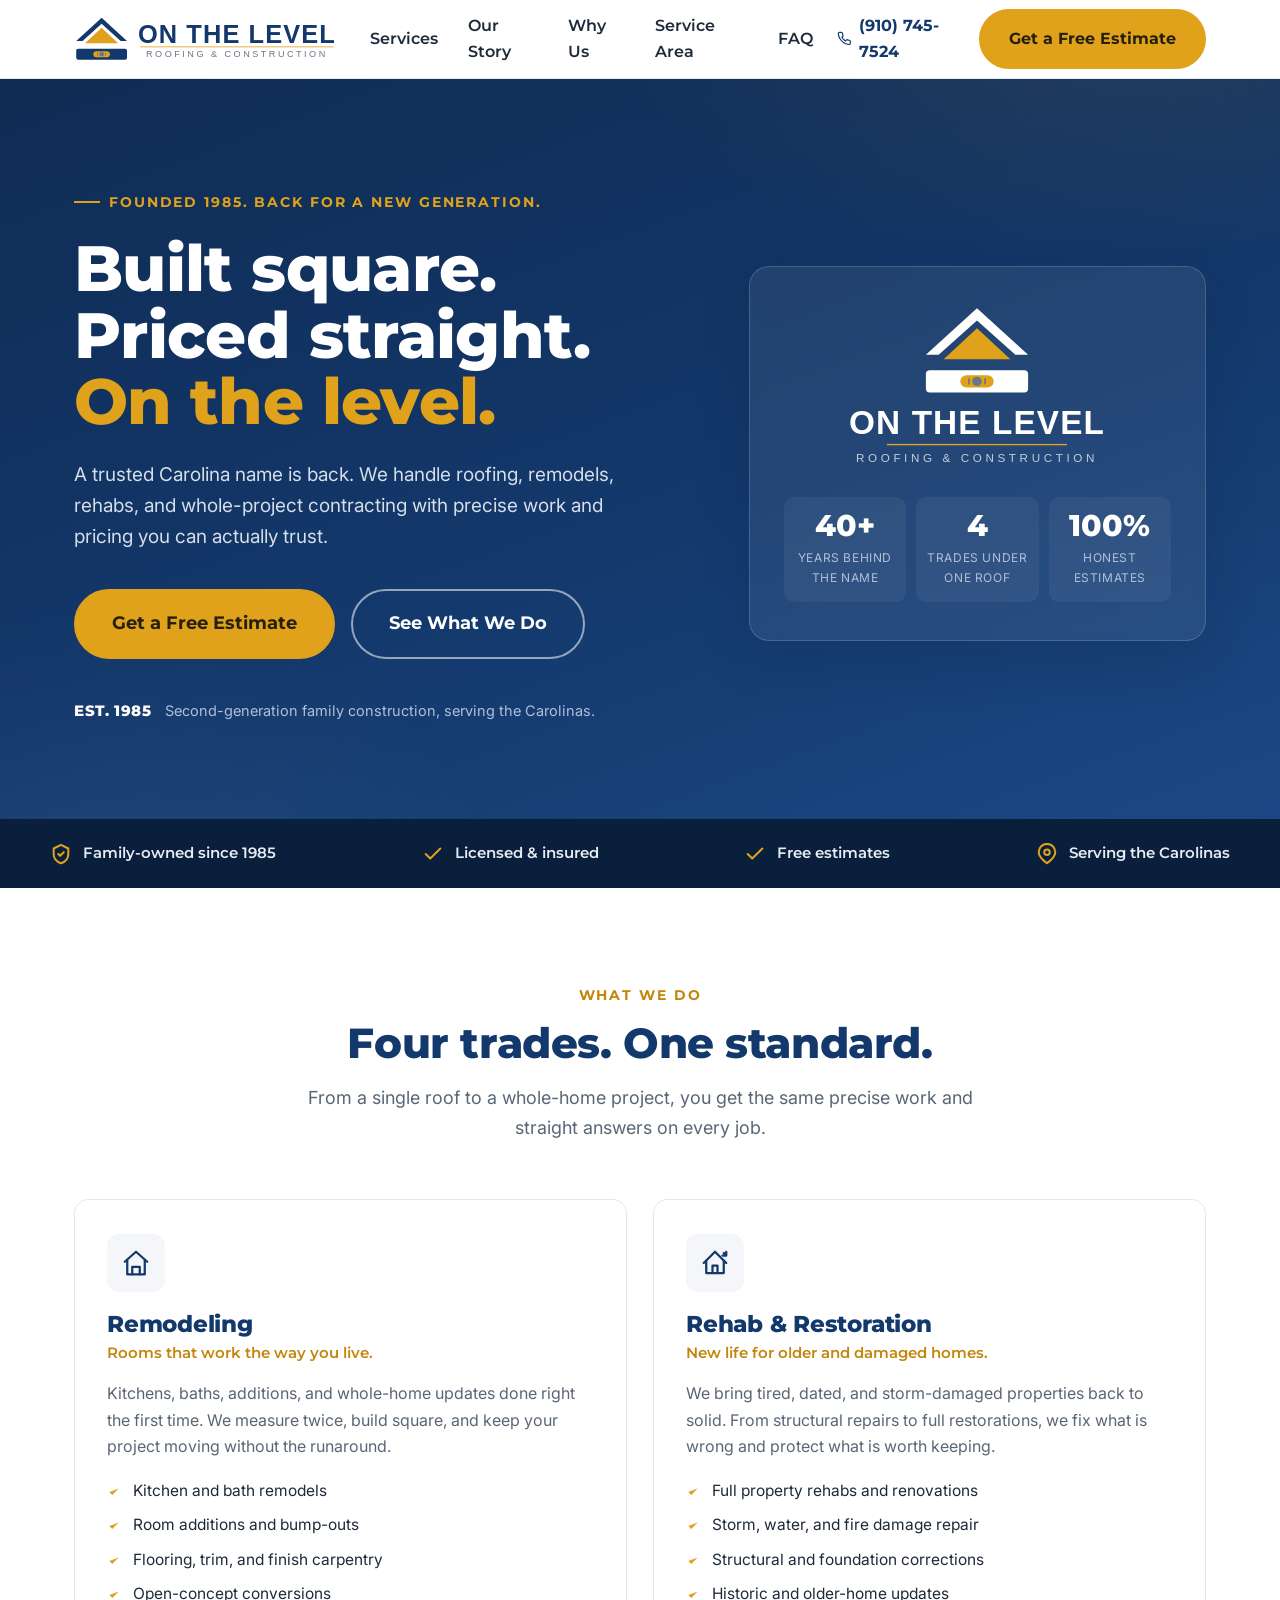
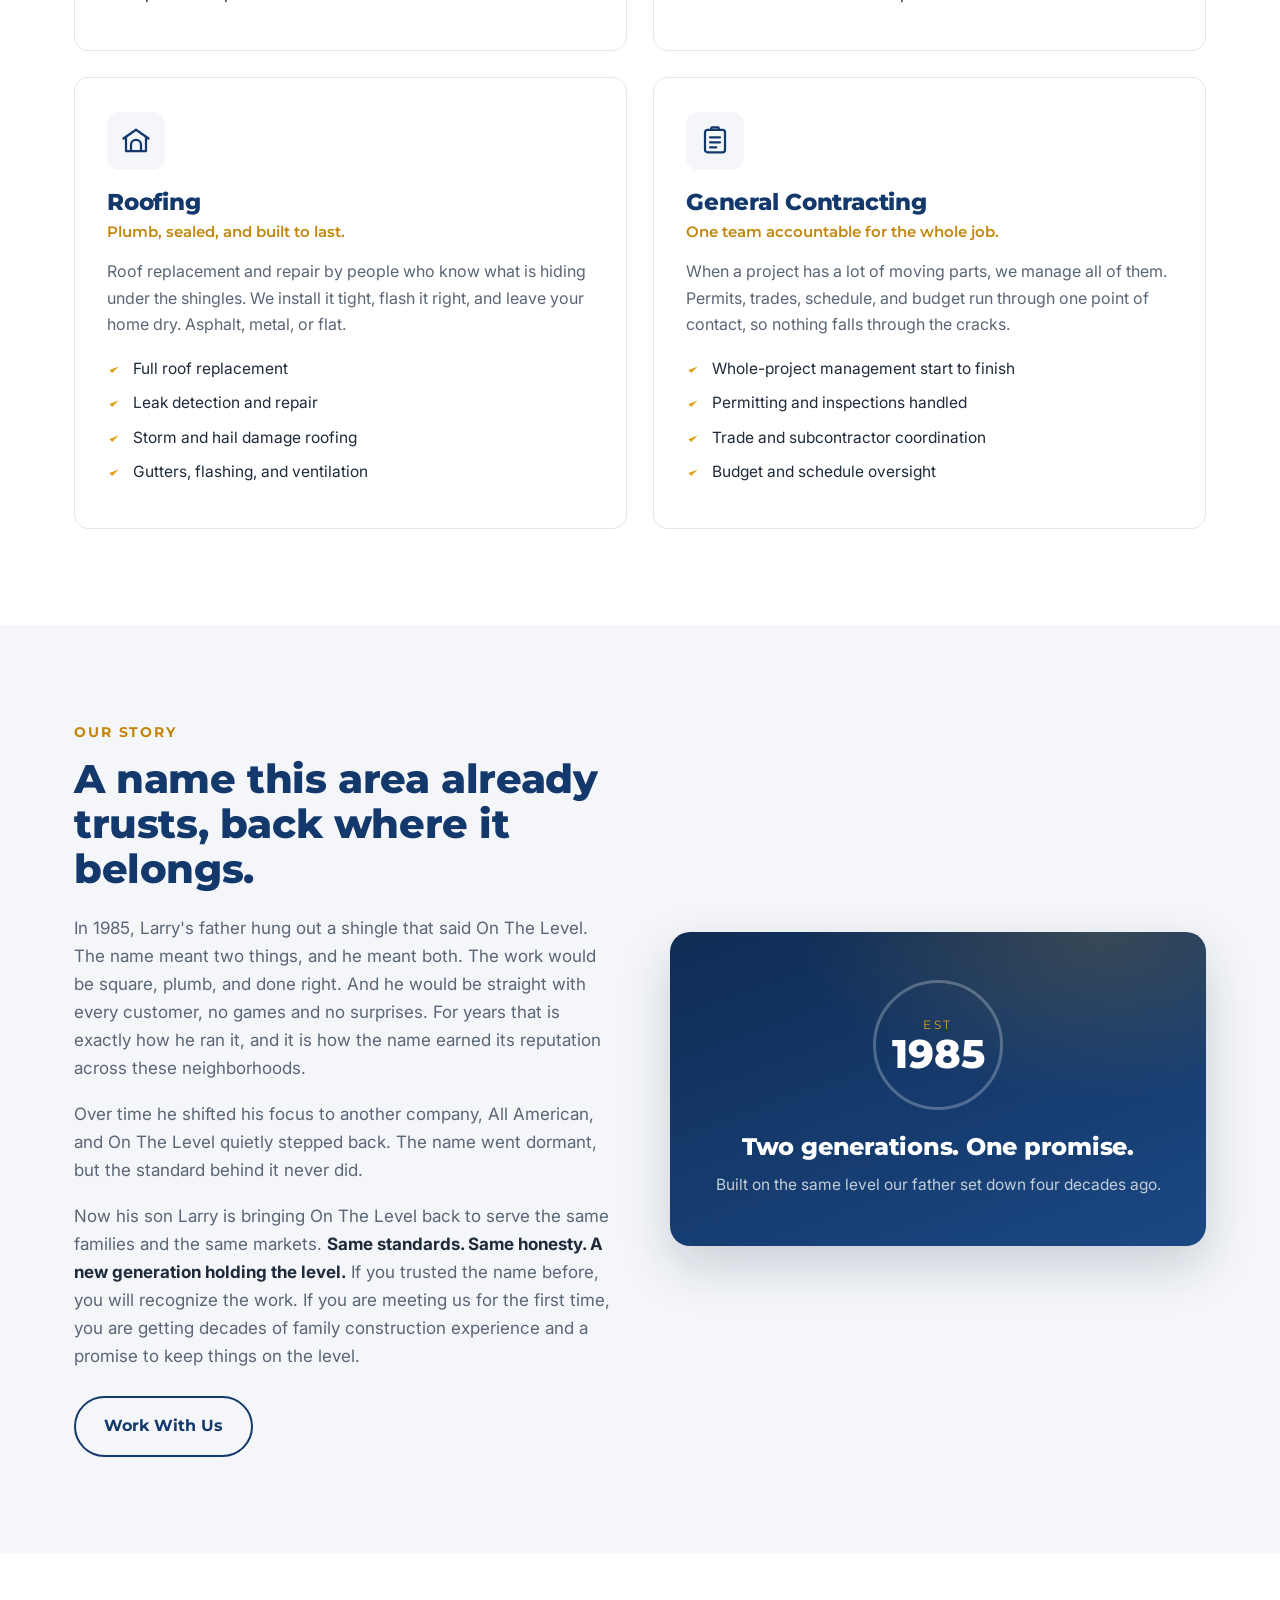
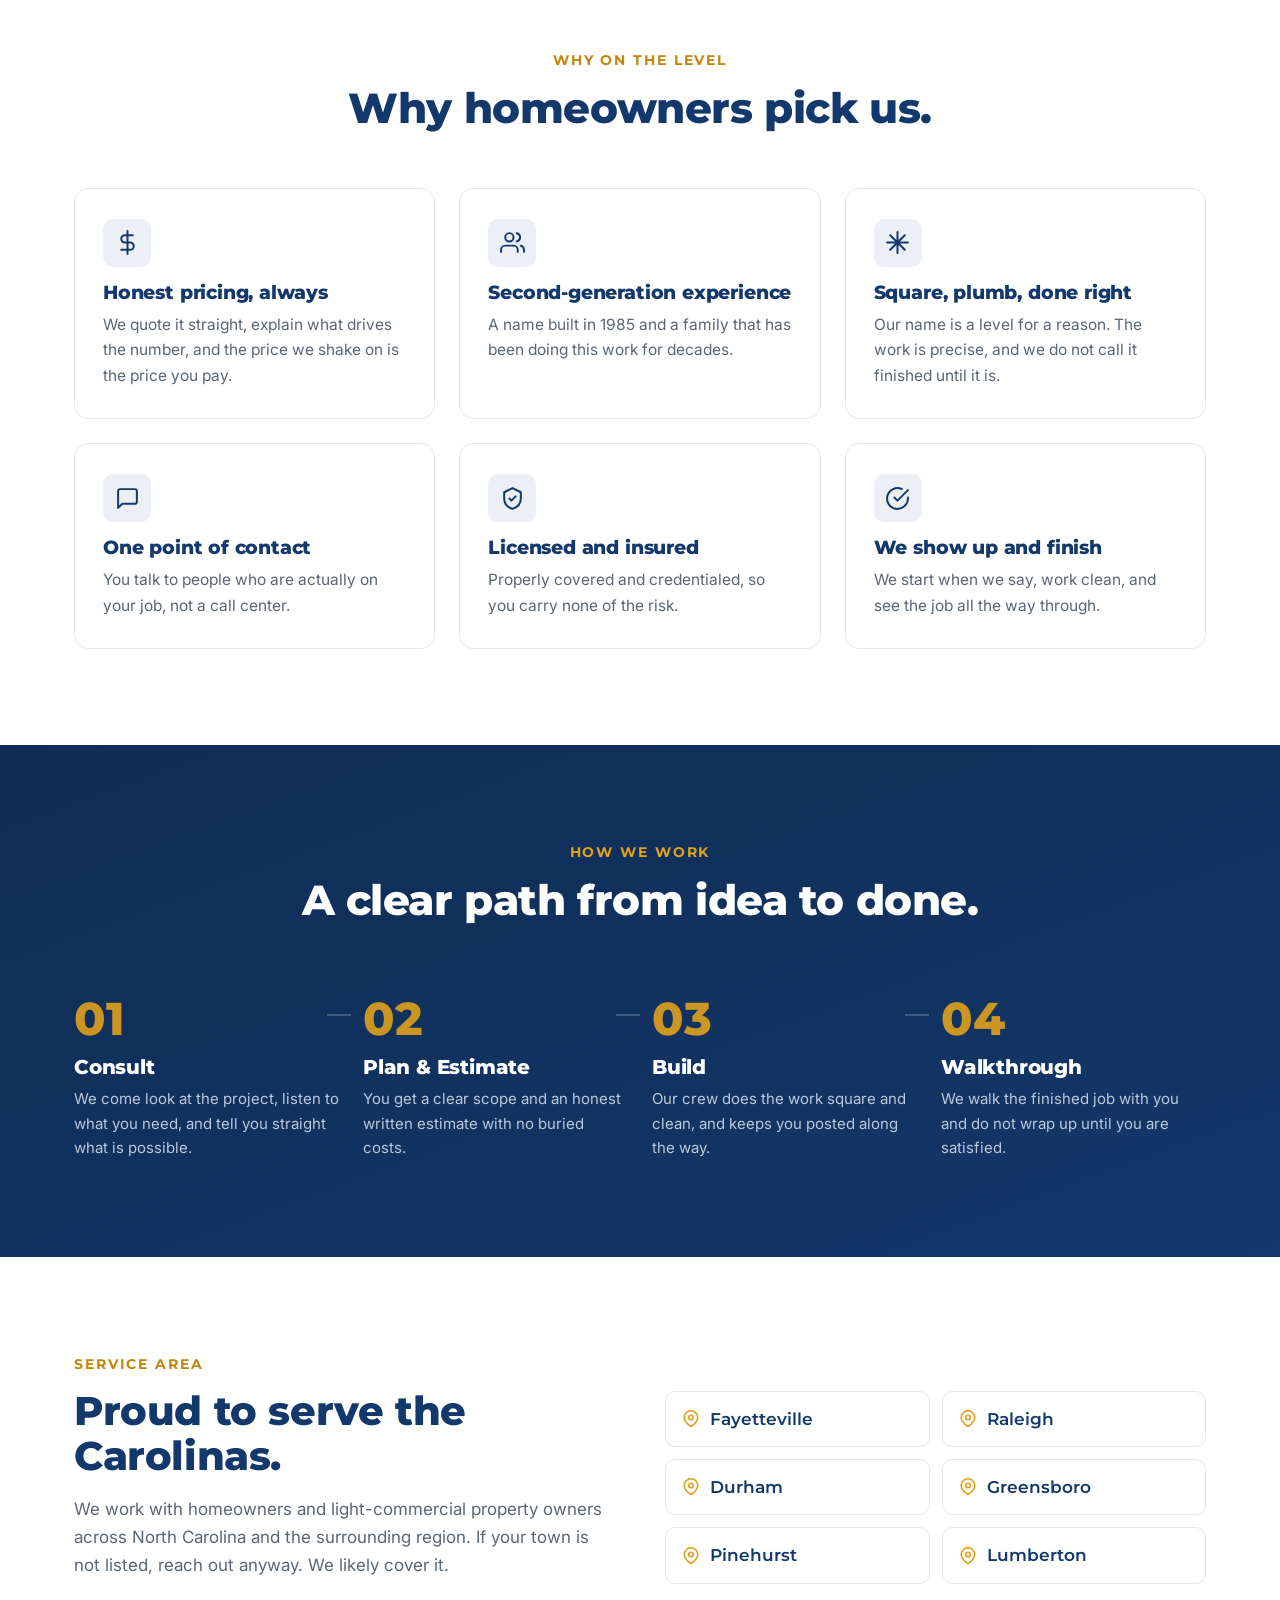
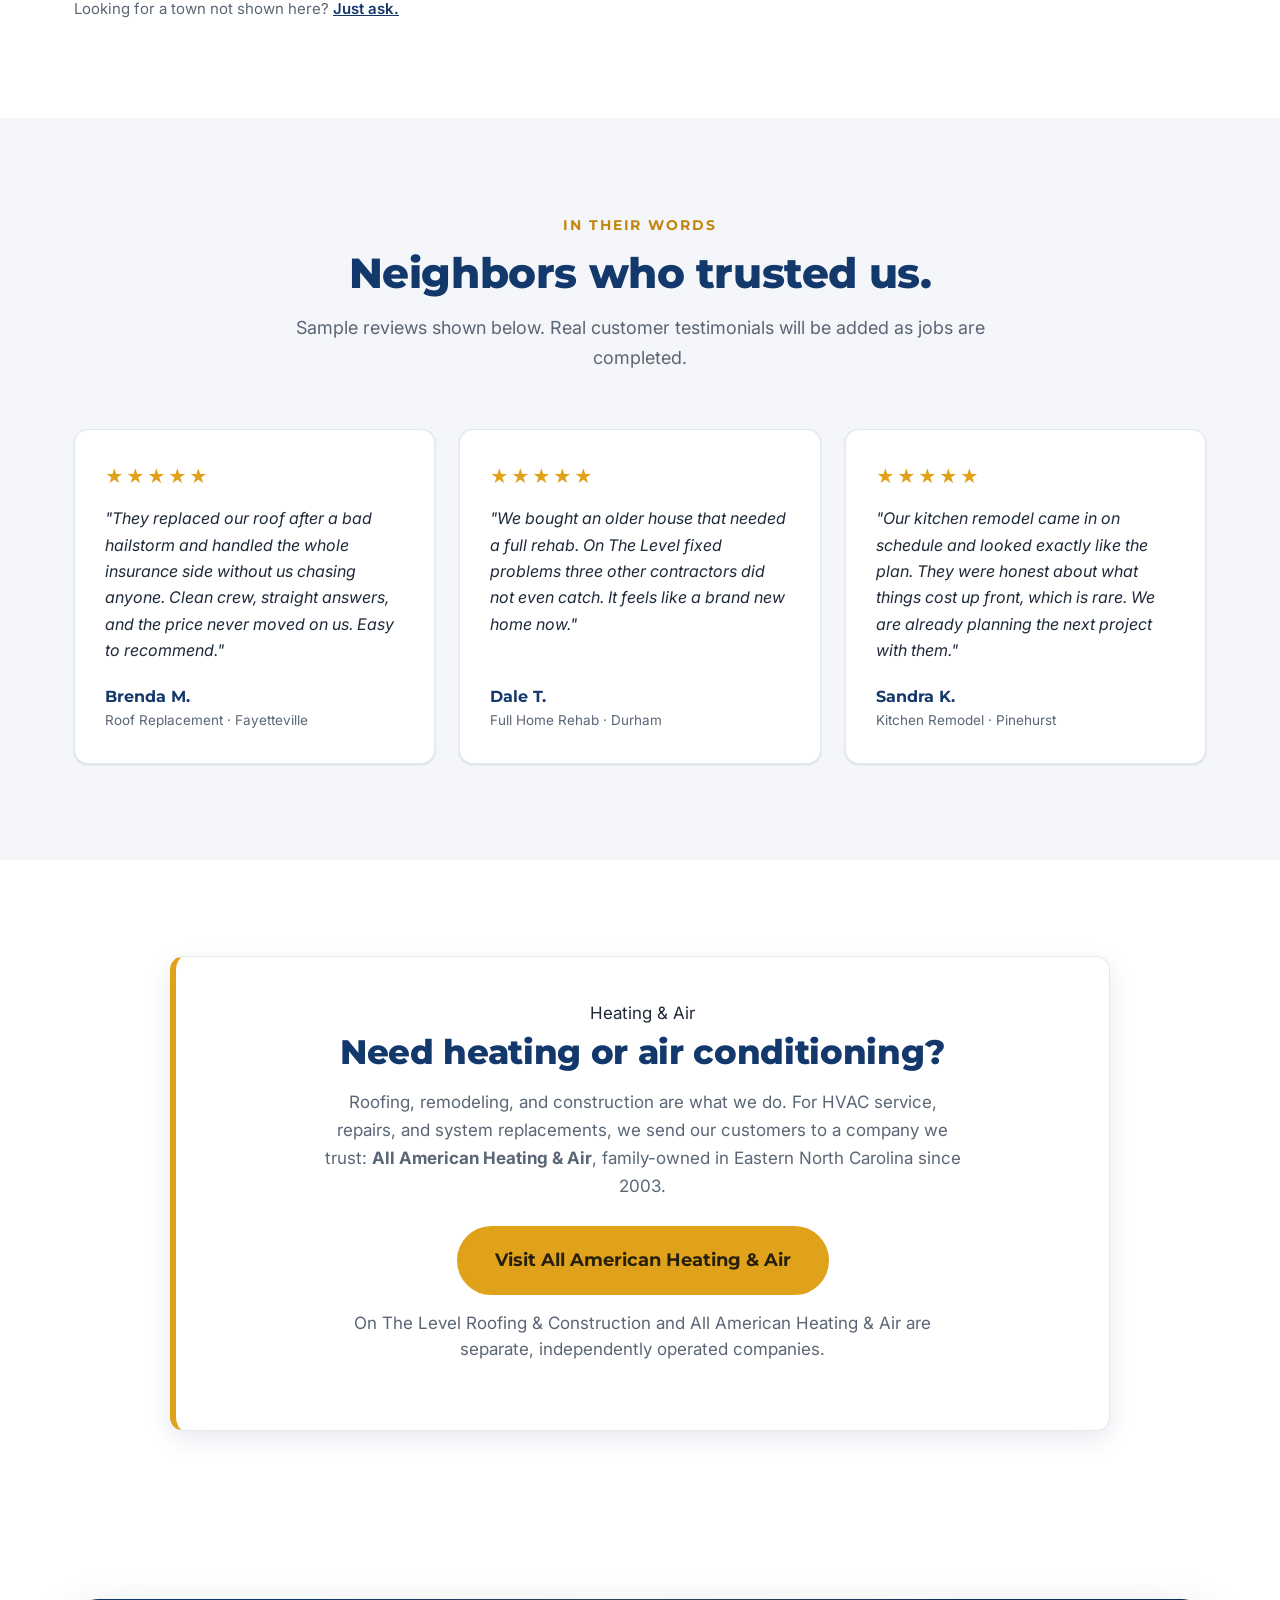
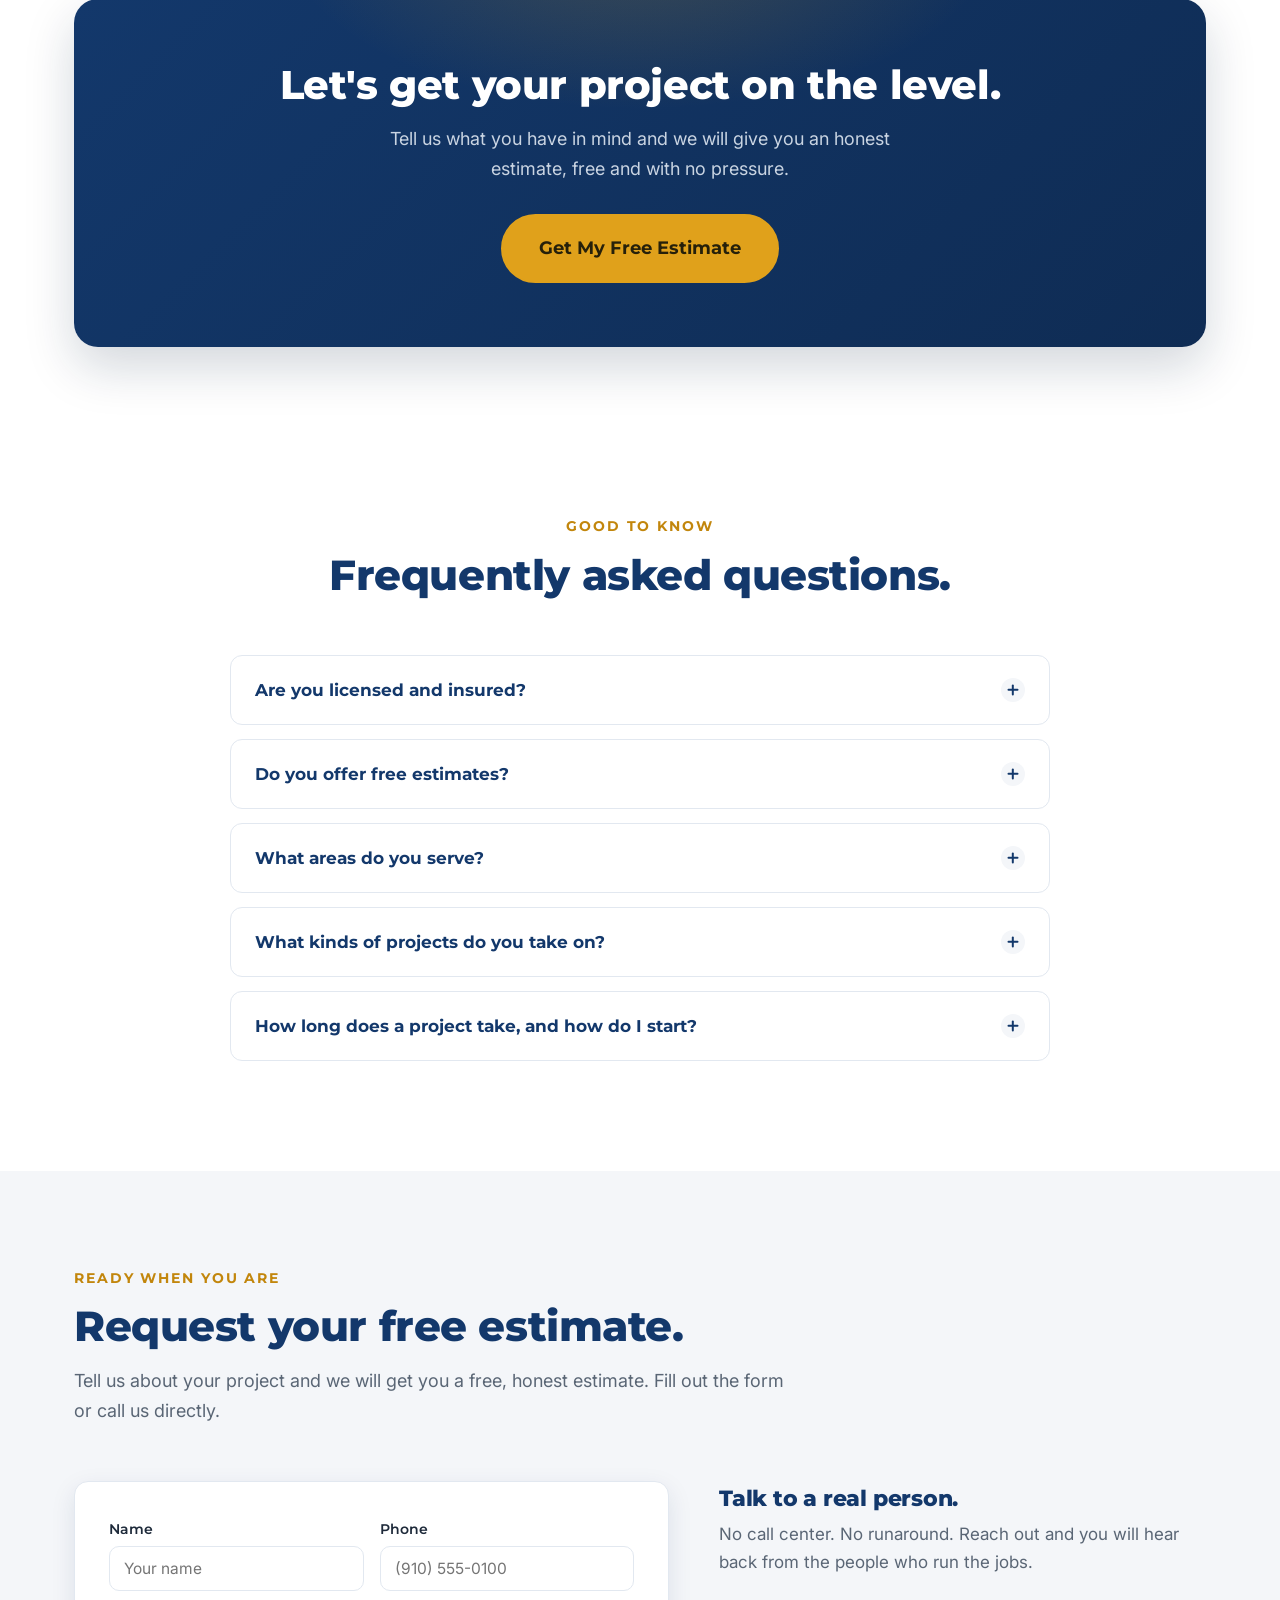
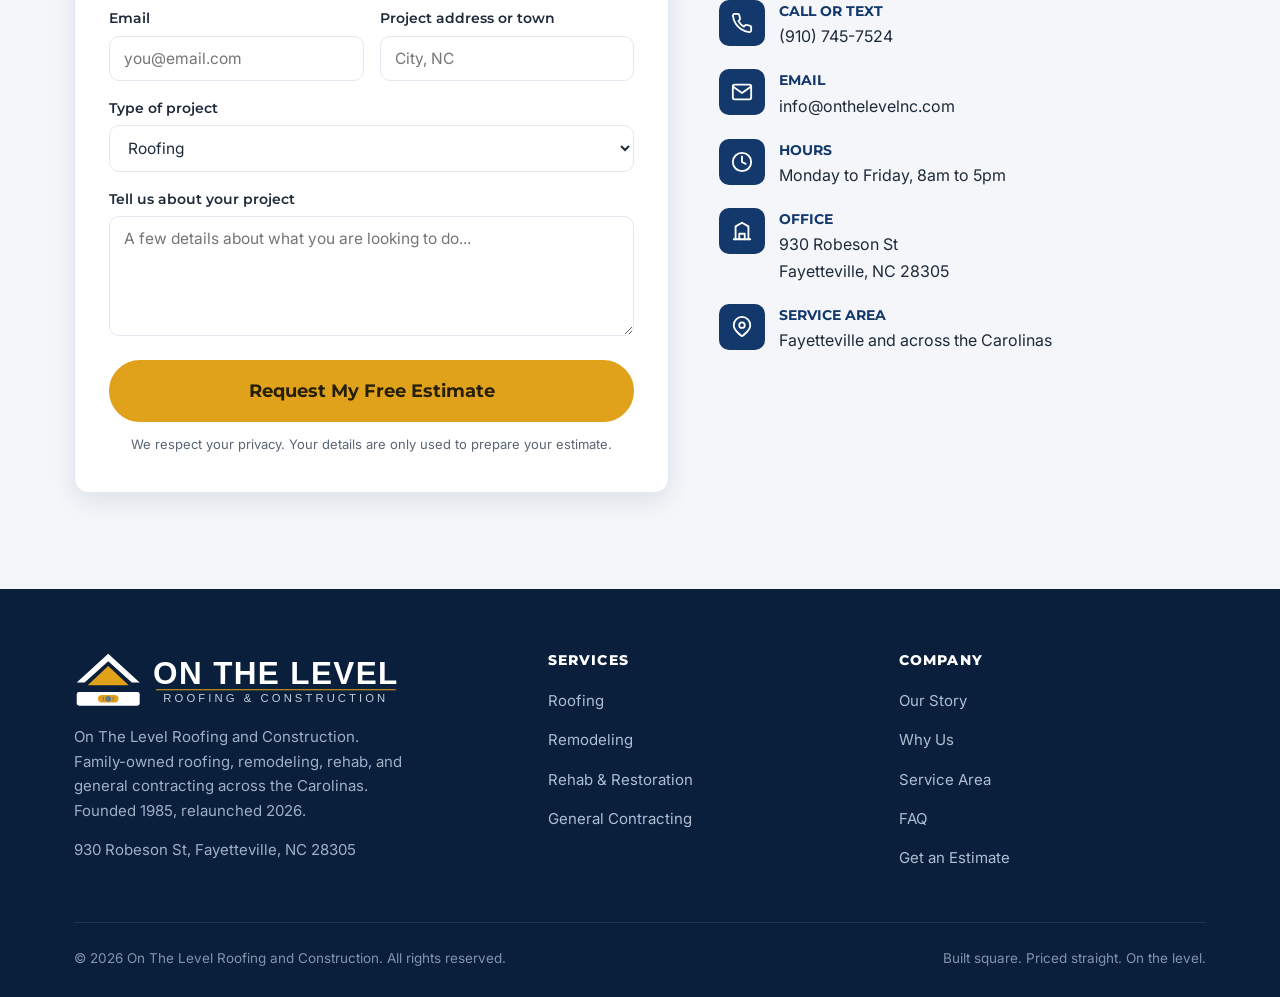
<file: index.html>
<!DOCTYPE html>
<html lang="en">
<head>
<meta charset="UTF-8">
<meta name="viewport" content="width=device-width, initial-scale=1.0">
<title>On The Level Roofing &amp; Construction | Carolinas</title>
<meta name="description" content="Family-owned roofing, remodeling, rehab, and general contracting in the Carolinas. Founded 1985, back for a new generation. Honest work, free estimates.">
<meta name="theme-color" content="#13386B">
<link rel="icon" type="image/svg+xml" href="assets/favicon.svg">
<!-- Open Graph (link preview / iMessage thumbnail) -->
<meta property="og:title" content="On The Level Roofing &amp; Construction">
<meta property="og:description" content="Roofing, remodeling, rehab, and general contracting in Fayetteville and across the Carolinas. Founded 1985, back for a new generation.">
<meta property="og:type" content="website">
<meta property="og:url" content="https://onthelevelnc.com/">
<meta property="og:site_name" content="On The Level Roofing &amp; Construction">
<meta property="og:image" content="https://onthelevelnc.com/assets/og-image.png">
<meta property="og:image:secure_url" content="https://onthelevelnc.com/assets/og-image.png">
<meta property="og:image:type" content="image/png">
<meta property="og:image:width" content="1200">
<meta property="og:image:height" content="630">
<meta property="og:image:alt" content="On The Level Roofing and Construction, Fayetteville NC">
<!-- Twitter / X -->
<meta name="twitter:card" content="summary_large_image">
<meta name="twitter:title" content="On The Level Roofing &amp; Construction">
<meta name="twitter:description" content="Roofing, remodeling, rehab, and general contracting in Fayetteville and across the Carolinas. Founded 1985.">
<meta name="twitter:image" content="https://onthelevelnc.com/assets/og-image.png">
<!-- Apple touch icon -->
<link rel="apple-touch-icon" sizes="180x180" href="assets/png/favicon-180.png">
<link rel="preconnect" href="https://fonts.googleapis.com">
<link rel="preconnect" href="https://fonts.gstatic.com" crossorigin>
<link href="https://fonts.googleapis.com/css2?family=Montserrat:wght@600;700;800&family=Inter:wght@400;500;600&display=swap" rel="stylesheet">
<link rel="canonical" href="https://onthelevelnc.com/">
<link rel="stylesheet" href="css/styles.css">
<script type="application/ld+json">
{
  "@context": "https://schema.org",
  "@type": "RoofingContractor",
  "name": "On The Level Roofing and Construction",
  "description": "Family-owned roofing, remodeling, rehab, and general contracting in Fayetteville and across the Carolinas. Founded 1985.",
  "url": "https://onthelevelnc.com/",
  "email": "info@onthelevelnc.com",
  "foundingDate": "1985",
  "image": "https://onthelevelnc.com/assets/png/logo-horizontal.png",
  "logo": "https://onthelevelnc.com/assets/png/logo-icon-1024.png",
  "address": {
    "@type": "PostalAddress",
    "streetAddress": "930 Robeson St",
    "addressLocality": "Fayetteville",
    "addressRegion": "NC",
    "postalCode": "28305",
    "addressCountry": "US"
  },
  "areaServed": { "@type": "State", "name": "North Carolina" },
  "knowsAbout": ["Roofing", "Remodeling", "Rehab and Restoration", "General Contracting"]
}
</script>
</head>
<body>

<!-- ============ HEADER ============ -->
<header class="header" id="header">
  <div class="container header__inner">
    <a class="header__logo" href="#top" aria-label="On The Level home">
      <img src="assets/logo-horizontal.svg" alt="On The Level Roofing and Construction">
    </a>
    <nav class="nav" id="nav">
      <a href="#services">Services</a>
      <a href="#story">Our Story</a>
      <a href="#why">Why Us</a>
      <a href="#area">Service Area</a>
      <a href="#faq">FAQ</a>
    </nav>
    <div class="header__cta">
      <a class="header__phone" href="tel:+19107457524">
        <svg viewBox="0 0 24 24" fill="none" stroke="currentColor" stroke-width="2" stroke-linecap="round" stroke-linejoin="round"><path d="M22 16.92v3a2 2 0 0 1-2.18 2 19.79 19.79 0 0 1-8.63-3.07 19.5 19.5 0 0 1-6-6 19.79 19.79 0 0 1-3.07-8.67A2 2 0 0 1 4.11 2h3a2 2 0 0 1 2 1.72c.13.96.36 1.9.7 2.81a2 2 0 0 1-.45 2.11L8.09 9.91a16 16 0 0 0 6 6l1.27-1.27a2 2 0 0 1 2.11-.45c.91.34 1.85.57 2.81.7A2 2 0 0 1 22 16.92z"/></svg>
        (910) 745-7524
      </a>
      <a class="btn btn--primary" href="#contact">Get a Free Estimate</a>
      <button class="nav-toggle" id="navToggle" aria-label="Menu"><span></span><span></span><span></span></button>
    </div>
  </div>
</header>

<span id="top"></span>

<!-- ============ HERO ============ -->
<section class="hero">
  <div class="container hero__grid">
    <div class="hero__copy">
      <span class="eyebrow">Founded 1985. Back for a new generation.</span>
      <h1>Built square.<br>Priced straight.<br><span class="amber">On the level.</span></h1>
      <p class="lead">A trusted Carolina name is back. We handle roofing, remodels, rehabs, and whole-project contracting with precise work and pricing you can actually trust.</p>
      <div class="hero__actions">
        <a class="btn btn--primary btn--lg" href="#contact">Get a Free Estimate</a>
        <a class="btn btn--ghost btn--lg" href="#services">See What We Do</a>
      </div>
      <div class="hero__since">
        <span class="est">EST. 1985</span>
        <span>Second-generation family construction, serving the Carolinas.</span>
      </div>
    </div>
    <div class="hero__visual">
      <div class="hero__card">
        <div class="stk"><img src="assets/logo-stacked-reversed.svg" alt="On The Level"></div>
        <div class="hero__stats">
          <div><div class="num">40+</div><div class="lab">Years Behind The Name</div></div>
          <div><div class="num">4</div><div class="lab">Trades Under One Roof</div></div>
          <div><div class="num">100%</div><div class="lab">Honest Estimates</div></div>
        </div>
      </div>
    </div>
  </div>
</section>

<!-- ============ TRUST BAR ============ -->
<div class="trust">
  <div class="container trust__row">
    <div class="trust__item"><svg viewBox="0 0 24 24" fill="none" stroke="currentColor" stroke-width="2.2" stroke-linecap="round" stroke-linejoin="round"><path d="M12 2l8 4v6c0 5-3.4 8.5-8 10-4.6-1.5-8-5-8-10V6z"/><path d="M9 12l2 2 4-4"/></svg>Family-owned since 1985</div>
    <div class="trust__item"><svg viewBox="0 0 24 24" fill="none" stroke="currentColor" stroke-width="2.2" stroke-linecap="round" stroke-linejoin="round"><path d="M20 6L9 17l-5-5"/></svg>Licensed &amp; insured</div>
    <div class="trust__item"><svg viewBox="0 0 24 24" fill="none" stroke="currentColor" stroke-width="2.2" stroke-linecap="round" stroke-linejoin="round"><path d="M20 6L9 17l-5-5"/></svg>Free estimates</div>
    <div class="trust__item"><svg viewBox="0 0 24 24" fill="none" stroke="currentColor" stroke-width="2.2" stroke-linecap="round" stroke-linejoin="round"><path d="M21 10c0 6-9 12-9 12s-9-6-9-12a9 9 0 0 1 18 0z"/><circle cx="12" cy="10" r="3"/></svg>Serving the Carolinas</div>
  </div>
</div>

<!-- ============ SERVICES ============ -->
<section class="section" id="services">
  <div class="container">
    <div class="head reveal">
      <span class="kicker">What We Do</span>
      <h2>Four trades. One standard.</h2>
      <p>From a single roof to a whole-home project, you get the same precise work and straight answers on every job.</p>
    </div>
    <div class="services__grid">

      <article class="scard reveal">
        <div class="scard__icon"><svg viewBox="0 0 24 24" fill="none" stroke="currentColor" stroke-width="1.8" stroke-linecap="round" stroke-linejoin="round"><path d="M3 11l9-8 9 8"/><path d="M5 9.5V21h14V9.5"/><path d="M9 21v-6h6v6"/></svg></div>
        <h3>Remodeling</h3>
        <div class="tag">Rooms that work the way you live.</div>
        <p>Kitchens, baths, additions, and whole-home updates done right the first time. We measure twice, build square, and keep your project moving without the runaround.</p>
        <ul>
          <li>Kitchen and bath remodels</li>
          <li>Room additions and bump-outs</li>
          <li>Flooring, trim, and finish carpentry</li>
          <li>Open-concept conversions</li>
        </ul>
      </article>

      <article class="scard reveal">
        <div class="scard__icon"><svg viewBox="0 0 24 24" fill="none" stroke="currentColor" stroke-width="1.8" stroke-linecap="round" stroke-linejoin="round"><path d="M3 12l9-9 9 9"/><path d="M5 10v10h14V10"/><path d="M14 20v-6h-4v6"/><path d="M19 4l1.5 1.5M21 3v3h-3"/></svg></div>
        <h3>Rehab &amp; Restoration</h3>
        <div class="tag">New life for older and damaged homes.</div>
        <p>We bring tired, dated, and storm-damaged properties back to solid. From structural repairs to full restorations, we fix what is wrong and protect what is worth keeping.</p>
        <ul>
          <li>Full property rehabs and renovations</li>
          <li>Storm, water, and fire damage repair</li>
          <li>Structural and foundation corrections</li>
          <li>Historic and older-home updates</li>
        </ul>
      </article>

      <article class="scard reveal">
        <div class="scard__icon"><svg viewBox="0 0 24 24" fill="none" stroke="currentColor" stroke-width="1.8" stroke-linecap="round" stroke-linejoin="round"><path d="M2 10L12 3l10 7"/><path d="M4 9v11h16V9"/><path d="M8 20v-5a4 4 0 0 1 8 0v5"/></svg></div>
        <h3>Roofing</h3>
        <div class="tag">Plumb, sealed, and built to last.</div>
        <p>Roof replacement and repair by people who know what is hiding under the shingles. We install it tight, flash it right, and leave your home dry. Asphalt, metal, or flat.</p>
        <ul>
          <li>Full roof replacement</li>
          <li>Leak detection and repair</li>
          <li>Storm and hail damage roofing</li>
          <li>Gutters, flashing, and ventilation</li>
        </ul>
      </article>

      <article class="scard reveal">
        <div class="scard__icon"><svg viewBox="0 0 24 24" fill="none" stroke="currentColor" stroke-width="1.8" stroke-linecap="round" stroke-linejoin="round"><rect x="4" y="3" width="16" height="18" rx="2"/><path d="M9 3V1.8A.8.8 0 0 1 9.8 1h4.4a.8.8 0 0 1 .8.8V3"/><path d="M8 9h8M8 13h8M8 17h5"/></svg></div>
        <h3>General Contracting</h3>
        <div class="tag">One team accountable for the whole job.</div>
        <p>When a project has a lot of moving parts, we manage all of them. Permits, trades, schedule, and budget run through one point of contact, so nothing falls through the cracks.</p>
        <ul>
          <li>Whole-project management start to finish</li>
          <li>Permitting and inspections handled</li>
          <li>Trade and subcontractor coordination</li>
          <li>Budget and schedule oversight</li>
        </ul>
      </article>

    </div>
  </div>
</section>

<!-- ============ STORY ============ -->
<section class="section bg-cloud" id="story">
  <div class="container story__grid">
    <div class="story__copy reveal">
      <span class="kicker" style="font-family:var(--font-head);font-weight:700;font-size:13.5px;letter-spacing:.14em;text-transform:uppercase;color:var(--amber-dark);display:block;margin-bottom:14px;">Our Story</span>
      <h2>A name this area already trusts, back where it belongs.</h2>
      <p>In 1985, Larry's father hung out a shingle that said On The Level. The name meant two things, and he meant both. The work would be square, plumb, and done right. And he would be straight with every customer, no games and no surprises. For years that is exactly how he ran it, and it is how the name earned its reputation across these neighborhoods.</p>
      <p>Over time he shifted his focus to another company, All American, and On The Level quietly stepped back. The name went dormant, but the standard behind it never did.</p>
      <p>Now his son Larry is bringing On The Level back to serve the same families and the same markets. <strong>Same standards. Same honesty. A new generation holding the level.</strong> If you trusted the name before, you will recognize the work. If you are meeting us for the first time, you are getting decades of family construction experience and a promise to keep things on the level.</p>
      <a class="btn btn--outline" href="#contact" style="margin-top:8px;">Work With Us</a>
    </div>
    <div class="story__badge reveal">
      <div class="ring"><span class="est">EST</span><span class="yr">1985</span></div>
      <h3>Two generations. One promise.</h3>
      <p>Built on the same level our father set down four decades ago.</p>
    </div>
  </div>
</section>

<!-- ============ WHY US ============ -->
<section class="section" id="why">
  <div class="container">
    <div class="head reveal">
      <span class="kicker">Why On The Level</span>
      <h2>Why homeowners pick us.</h2>
    </div>
    <div class="why__grid">
      <div class="feature reveal"><div class="feature__ic"><svg viewBox="0 0 24 24" fill="none" stroke="currentColor" stroke-width="1.9" stroke-linecap="round" stroke-linejoin="round"><path d="M12 1v22M17 5H9.5a3.5 3.5 0 0 0 0 7h5a3.5 3.5 0 0 1 0 7H6"/></svg></div><h3>Honest pricing, always</h3><p>We quote it straight, explain what drives the number, and the price we shake on is the price you pay.</p></div>
      <div class="feature reveal"><div class="feature__ic"><svg viewBox="0 0 24 24" fill="none" stroke="currentColor" stroke-width="1.9" stroke-linecap="round" stroke-linejoin="round"><path d="M17 21v-2a4 4 0 0 0-4-4H5a4 4 0 0 0-4 4v2"/><circle cx="9" cy="7" r="4"/><path d="M23 21v-2a4 4 0 0 0-3-3.87M16 3.13A4 4 0 0 1 16 11"/></svg></div><h3>Second-generation experience</h3><p>A name built in 1985 and a family that has been doing this work for decades.</p></div>
      <div class="feature reveal"><div class="feature__ic"><svg viewBox="0 0 24 24" fill="none" stroke="currentColor" stroke-width="1.9" stroke-linecap="round" stroke-linejoin="round"><path d="M2 12h20M12 2v20M5 5l14 14M19 5L5 19"/></svg></div><h3>Square, plumb, done right</h3><p>Our name is a level for a reason. The work is precise, and we do not call it finished until it is.</p></div>
      <div class="feature reveal"><div class="feature__ic"><svg viewBox="0 0 24 24" fill="none" stroke="currentColor" stroke-width="1.9" stroke-linecap="round" stroke-linejoin="round"><path d="M21 15a2 2 0 0 1-2 2H7l-4 4V5a2 2 0 0 1 2-2h14a2 2 0 0 1 2 2z"/></svg></div><h3>One point of contact</h3><p>You talk to people who are actually on your job, not a call center.</p></div>
      <div class="feature reveal"><div class="feature__ic"><svg viewBox="0 0 24 24" fill="none" stroke="currentColor" stroke-width="1.9" stroke-linecap="round" stroke-linejoin="round"><path d="M12 2l8 4v6c0 5-3.4 8.5-8 10-4.6-1.5-8-5-8-10V6z"/><path d="M9 12l2 2 4-4"/></svg></div><h3>Licensed and insured</h3><p>Properly covered and credentialed, so you carry none of the risk.</p></div>
      <div class="feature reveal"><div class="feature__ic"><svg viewBox="0 0 24 24" fill="none" stroke="currentColor" stroke-width="1.9" stroke-linecap="round" stroke-linejoin="round"><path d="M22 11.08V12a10 10 0 1 1-5.93-9.14"/><path d="M22 4L12 14.01l-3-3"/></svg></div><h3>We show up and finish</h3><p>We start when we say, work clean, and see the job all the way through.</p></div>
    </div>
  </div>
</section>

<!-- ============ PROCESS ============ -->
<section class="section process">
  <div class="container">
    <div class="head reveal">
      <span class="kicker">How We Work</span>
      <h2>A clear path from idea to done.</h2>
    </div>
    <div class="steps">
      <div class="step reveal"><div class="step__n">01</div><h3>Consult</h3><p>We come look at the project, listen to what you need, and tell you straight what is possible.</p></div>
      <div class="step reveal"><div class="step__n">02</div><h3>Plan &amp; Estimate</h3><p>You get a clear scope and an honest written estimate with no buried costs.</p></div>
      <div class="step reveal"><div class="step__n">03</div><h3>Build</h3><p>Our crew does the work square and clean, and keeps you posted along the way.</p></div>
      <div class="step reveal"><div class="step__n">04</div><h3>Walkthrough</h3><p>We walk the finished job with you and do not wrap up until you are satisfied.</p></div>
    </div>
  </div>
</section>

<!-- ============ SERVICE AREA ============ -->
<section class="section" id="area">
  <div class="container area__grid">
    <div class="reveal">
      <span class="kicker" style="font-family:var(--font-head);font-weight:700;font-size:13.5px;letter-spacing:.14em;text-transform:uppercase;color:var(--amber-dark);display:block;margin-bottom:14px;">Service Area</span>
      <h2 style="font-size:clamp(28px,3.4vw,40px);">Proud to serve the Carolinas.</h2>
      <p style="color:var(--muted);margin-top:16px;font-size:17px;">We work with homeowners and light-commercial property owners across North Carolina and the surrounding region. If your town is not listed, reach out anyway. We likely cover it.</p>
      <p class="area__note">Looking for a town not shown here? <a href="#contact" style="color:var(--navy);font-weight:600;text-decoration:underline;">Just ask.</a></p>
    </div>
    <ul class="area__list reveal">
      <li><svg viewBox="0 0 24 24" fill="none" stroke="currentColor" stroke-width="2.2" stroke-linecap="round" stroke-linejoin="round"><path d="M21 10c0 6-9 12-9 12s-9-6-9-12a9 9 0 0 1 18 0z"/><circle cx="12" cy="10" r="3"/></svg>Fayetteville</li>
      <li><svg viewBox="0 0 24 24" fill="none" stroke="currentColor" stroke-width="2.2" stroke-linecap="round" stroke-linejoin="round"><path d="M21 10c0 6-9 12-9 12s-9-6-9-12a9 9 0 0 1 18 0z"/><circle cx="12" cy="10" r="3"/></svg>Raleigh</li>
      <li><svg viewBox="0 0 24 24" fill="none" stroke="currentColor" stroke-width="2.2" stroke-linecap="round" stroke-linejoin="round"><path d="M21 10c0 6-9 12-9 12s-9-6-9-12a9 9 0 0 1 18 0z"/><circle cx="12" cy="10" r="3"/></svg>Durham</li>
      <li><svg viewBox="0 0 24 24" fill="none" stroke="currentColor" stroke-width="2.2" stroke-linecap="round" stroke-linejoin="round"><path d="M21 10c0 6-9 12-9 12s-9-6-9-12a9 9 0 0 1 18 0z"/><circle cx="12" cy="10" r="3"/></svg>Greensboro</li>
      <li><svg viewBox="0 0 24 24" fill="none" stroke="currentColor" stroke-width="2.2" stroke-linecap="round" stroke-linejoin="round"><path d="M21 10c0 6-9 12-9 12s-9-6-9-12a9 9 0 0 1 18 0z"/><circle cx="12" cy="10" r="3"/></svg>Pinehurst</li>
      <li><svg viewBox="0 0 24 24" fill="none" stroke="currentColor" stroke-width="2.2" stroke-linecap="round" stroke-linejoin="round"><path d="M21 10c0 6-9 12-9 12s-9-6-9-12a9 9 0 0 1 18 0z"/><circle cx="12" cy="10" r="3"/></svg>Lumberton</li>
    </ul>
  </div>
</section>

<!-- ============ TESTIMONIALS ============ -->
<section class="section bg-cloud">
  <div class="container">
    <div class="head reveal">
      <span class="kicker">In Their Words</span>
      <h2>Neighbors who trusted us.</h2>
      <p>Sample reviews shown below. Real customer testimonials will be added as jobs are completed.</p>
    </div>
    <div class="tcards">
      <div class="tcard reveal"><div class="stars">&#9733;&#9733;&#9733;&#9733;&#9733;</div><blockquote>"They replaced our roof after a bad hailstorm and handled the whole insurance side without us chasing anyone. Clean crew, straight answers, and the price never moved on us. Easy to recommend."</blockquote><div class="who">Brenda M.</div><div class="job">Roof Replacement &middot; Fayetteville</div></div>
      <div class="tcard reveal"><div class="stars">&#9733;&#9733;&#9733;&#9733;&#9733;</div><blockquote>"We bought an older house that needed a full rehab. On The Level fixed problems three other contractors did not even catch. It feels like a brand new home now."</blockquote><div class="who">Dale T.</div><div class="job">Full Home Rehab &middot; Durham</div></div>
      <div class="tcard reveal"><div class="stars">&#9733;&#9733;&#9733;&#9733;&#9733;</div><blockquote>"Our kitchen remodel came in on schedule and looked exactly like the plan. They were honest about what things cost up front, which is rare. We are already planning the next project with them."</blockquote><div class="who">Sandra K.</div><div class="job">Kitchen Remodel &middot; Pinehurst</div></div>
    </div>
  </div>
</section>

<!-- ============ HVAC PARTNER REFERRAL ============ -->
<section class="section" id="hvac" aria-label="Heating and air conditioning">
  <div class="container">
    <div class="partner reveal">
      <span class="kicker">Heating &amp; Air</span>
      <h2>Need heating or air conditioning?</h2>
      <p>Roofing, remodeling, and construction are what we do. For HVAC service, repairs, and system replacements, we send our customers to a company we trust: <strong>All American Heating &amp; Air</strong>, family-owned in Eastern North Carolina since 2003.</p>
      <a class="btn btn--primary btn--lg" href="https://aahac.com" target="_blank" rel="noopener">Visit All American Heating &amp; Air</a>
      <p class="partner__note">On The Level Roofing &amp; Construction and All American Heating &amp; Air are separate, independently operated companies.</p>
    </div>
  </div>
</section>

<!-- ============ CTA BAND ============ -->
<section class="section--tight">
  <div class="container">
    <div class="cta reveal">
      <h2>Let's get your project on the level.</h2>
      <p>Tell us what you have in mind and we will give you an honest estimate, free and with no pressure.</p>
      <a class="btn btn--primary btn--lg" href="#contact">Get My Free Estimate</a>
    </div>
  </div>
</section>

<!-- ============ FAQ ============ -->
<section class="section" id="faq">
  <div class="container">
    <div class="head reveal">
      <span class="kicker">Good To Know</span>
      <h2>Frequently asked questions.</h2>
    </div>
    <div class="faq reveal">
      <div class="faq__item"><button class="faq__q">Are you licensed and insured?<span class="ic"></span></button><div class="faq__a"><p>Yes. We are fully licensed and insured, so your home and your project are protected from start to finish.</p></div></div>
      <div class="faq__item"><button class="faq__q">Do you offer free estimates?<span class="ic"></span></button><div class="faq__a"><p>We do. Estimates are free and come with no obligation and no pressure to sign anything.</p></div></div>
      <div class="faq__item"><button class="faq__q">What areas do you serve?<span class="ic"></span></button><div class="faq__a"><p>We serve homeowners and light-commercial clients across North Carolina and the surrounding Carolinas. Not sure if you are in range? Just ask.</p></div></div>
      <div class="faq__item"><button class="faq__q">What kinds of projects do you take on?<span class="ic"></span></button><div class="faq__a"><p>Roofing, remodeling, rehab and restoration, and full general contracting. From a single roof to a whole-home project, we can manage it.</p></div></div>
      <div class="faq__item"><button class="faq__q">How long does a project take, and how do I start?<span class="ic"></span></button><div class="faq__a"><p>Timelines depend on scope, and we give you a realistic one in your estimate. To start, request a free estimate and we will set up a visit.</p></div></div>
    </div>
  </div>
</section>

<!-- ============ CONTACT ============ -->
<section class="section bg-cloud" id="contact">
  <div class="container">
    <div class="head head--left reveal" style="margin-left:0;text-align:left;">
      <span class="kicker">Ready When You Are</span>
      <h2>Request your free estimate.</h2>
      <p style="margin-left:0;">Tell us about your project and we will get you a free, honest estimate. Fill out the form or call us directly.</p>
    </div>
    <div class="contact__grid">
      <form class="form reveal" id="estimateForm" action="https://formspree.io/f/maqgojaq" method="POST">
        <div class="form__success" id="formSuccess">Thanks. Your request is on its way. We will be in touch shortly.</div>
        <div class="row">
          <div class="field"><label for="name">Name</label><input id="name" name="name" type="text" required placeholder="Your name"></div>
          <div class="field"><label for="phone">Phone</label><input id="phone" name="phone" type="tel" required placeholder="(910) 555-0100"></div>
        </div>
        <div class="row">
          <div class="field"><label for="email">Email</label><input id="email" name="email" type="email" placeholder="you@email.com"></div>
          <div class="field"><label for="town">Project address or town</label><input id="town" name="town" type="text" placeholder="City, NC"></div>
        </div>
        <div class="field"><label for="type">Type of project</label>
          <select id="type" name="project_type">
            <option>Roofing</option>
            <option>Remodeling</option>
            <option>Rehab and Restoration</option>
            <option>General Contracting</option>
            <option>Not sure yet</option>
          </select>
        </div>
        <div class="field"><label for="message">Tell us about your project</label><textarea id="message" name="message" placeholder="A few details about what you are looking to do..."></textarea></div>
        <button class="btn btn--primary btn--lg" type="submit" style="width:100%;justify-content:center;">Request My Free Estimate</button>
        <p class="form__note">We respect your privacy. Your details are only used to prepare your estimate.</p>
      </form>

      <div class="contact__info reveal">
        <h3>Talk to a real person.</h3>
        <p>No call center. No runaround. Reach out and you will hear back from the people who run the jobs.</p>
        <div class="cinfo"><div class="cinfo__ic"><svg viewBox="0 0 24 24" fill="none" stroke="currentColor" stroke-width="2" stroke-linecap="round" stroke-linejoin="round"><path d="M22 16.92v3a2 2 0 0 1-2.18 2 19.79 19.79 0 0 1-8.63-3.07 19.5 19.5 0 0 1-6-6 19.79 19.79 0 0 1-3.07-8.67A2 2 0 0 1 4.11 2h3a2 2 0 0 1 2 1.72c.13.96.36 1.9.7 2.81a2 2 0 0 1-.45 2.11L8.09 9.91a16 16 0 0 0 6 6l1.27-1.27a2 2 0 0 1 2.11-.45c.91.34 1.85.57 2.81.7A2 2 0 0 1 22 16.92z"/></svg></div><div><div class="l">CALL OR TEXT</div><div class="v"><a href="tel:+19107457524" style="color:inherit;text-decoration:none;">(910) 745-7524</a></div></div></div>
        <div class="cinfo"><div class="cinfo__ic"><svg viewBox="0 0 24 24" fill="none" stroke="currentColor" stroke-width="2" stroke-linecap="round" stroke-linejoin="round"><path d="M4 4h16a2 2 0 0 1 2 2v12a2 2 0 0 1-2 2H4a2 2 0 0 1-2-2V6a2 2 0 0 1 2-2z"/><path d="M22 6l-10 7L2 6"/></svg></div><div><div class="l">EMAIL</div><div class="v">info@onthelevelnc.com</div></div></div>
        <div class="cinfo"><div class="cinfo__ic"><svg viewBox="0 0 24 24" fill="none" stroke="currentColor" stroke-width="2" stroke-linecap="round" stroke-linejoin="round"><circle cx="12" cy="12" r="10"/><path d="M12 6v6l4 2"/></svg></div><div><div class="l">HOURS</div><div class="v">Monday to Friday, 8am to 5pm</div></div></div>
        <div class="cinfo"><div class="cinfo__ic"><svg viewBox="0 0 24 24" fill="none" stroke="currentColor" stroke-width="2" stroke-linecap="round" stroke-linejoin="round"><path d="M3 21h18"/><path d="M5 21V7l7-4 7 4v14"/><path d="M9 21v-6h6v6"/></svg></div><div><div class="l">OFFICE</div><div class="v">930 Robeson St<br>Fayetteville, NC 28305</div></div></div>
        <div class="cinfo"><div class="cinfo__ic"><svg viewBox="0 0 24 24" fill="none" stroke="currentColor" stroke-width="2" stroke-linecap="round" stroke-linejoin="round"><path d="M21 10c0 6-9 12-9 12s-9-6-9-12a9 9 0 0 1 18 0z"/><circle cx="12" cy="10" r="3"/></svg></div><div><div class="l">SERVICE AREA</div><div class="v">Fayetteville and across the Carolinas</div></div></div>
      </div>
    </div>
  </div>
</section>

<!-- ============ FOOTER ============ -->
<footer class="footer">
  <div class="container">
    <div class="footer__grid">
      <div>
        <div class="footer__logo"><img src="assets/logo-reversed.svg" alt="On The Level Roofing and Construction"></div>
        <p>On The Level Roofing and Construction. Family-owned roofing, remodeling, rehab, and general contracting across the Carolinas. Founded 1985, relaunched 2026.</p>
        <p style="margin-top:14px;">930 Robeson St, Fayetteville, NC 28305</p>
      </div>
      <div>
        <h4>Services</h4>
        <ul class="footer__links">
          <li><a href="#services">Roofing</a></li>
          <li><a href="#services">Remodeling</a></li>
          <li><a href="#services">Rehab &amp; Restoration</a></li>
          <li><a href="#services">General Contracting</a></li>
        </ul>
      </div>
      <div>
        <h4>Company</h4>
        <ul class="footer__links">
          <li><a href="#story">Our Story</a></li>
          <li><a href="#why">Why Us</a></li>
          <li><a href="#area">Service Area</a></li>
          <li><a href="#faq">FAQ</a></li>
          <li><a href="#contact">Get an Estimate</a></li>
        </ul>
      </div>
    </div>
    <div class="footer__bottom">
      <div>&copy; 2026 On The Level Roofing and Construction. All rights reserved.</div>
      <div>Built square. Priced straight. On the level.</div>
    </div>
  </div>
</footer>

<script src="js/main.js"></script>
</body>
</html>
</file>
<file: css/styles.css>
/* ============================================================
   On The Level Roofing and Construction
   Brand stylesheet. Colors pulled from the logo:
   navy #13386B + steel #697787, with a warm amber accent
   reserved for calls to action.
   ============================================================ */

:root {
  --navy:        #13386B;
  --navy-deep:   #0F2C54;
  --navy-900:    #0A1F3C;
  --steel:       #697787;
  --steel-light: #97A4B2;
  --cloud:       #F4F6F9;
  --cloud-2:     #EAEEF4;
  --line:        #E2E8F0;
  --ink:         #1E2A3A;
  --muted:       #5A6675;
  --white:       #FFFFFF;
  --amber:       #E0A11B;
  --amber-dark:  #C2860C;

  --shadow-sm: 0 1px 3px rgba(15,44,84,.08), 0 1px 2px rgba(15,44,84,.06);
  --shadow-md: 0 8px 24px rgba(15,44,84,.10);
  --shadow-lg: 0 20px 50px rgba(10,31,60,.18);

  --radius:   14px;
  --radius-sm:10px;
  --container:1180px;

  --font-head:'Montserrat','Helvetica Neue',Arial,sans-serif;
  --font-body:'Inter','Helvetica Neue',Arial,sans-serif;
}

/* ---------- Reset / base ---------- */
*,*::before,*::after { box-sizing:border-box; margin:0; padding:0; }
html { scroll-behavior:smooth; -webkit-text-size-adjust:100%; }
body {
  font-family:var(--font-body);
  color:var(--ink);
  background:var(--white);
  line-height:1.65;
  font-size:17px;
  -webkit-font-smoothing:antialiased;
}
img,svg { display:block; max-width:100%; }
a { color:inherit; text-decoration:none; }
ul { list-style:none; }
h1,h2,h3,h4 { font-family:var(--font-head); color:var(--navy); line-height:1.12; font-weight:800; letter-spacing:-.01em; }

.container { width:100%; max-width:var(--container); margin:0 auto; padding:0 24px; }
.section { padding:96px 0; }
.section--tight { padding:72px 0; }
.bg-cloud { background:var(--cloud); }

/* ---------- Buttons ---------- */
.btn {
  display:inline-flex; align-items:center; gap:.55em;
  font-family:var(--font-head); font-weight:700; font-size:16px;
  padding:15px 28px; border-radius:999px; cursor:pointer;
  border:2px solid transparent; transition:.18s ease; white-space:nowrap;
}
.btn--primary { background:var(--amber); color:#26200a; border-color:var(--amber); }
.btn--primary:hover { background:var(--amber-dark); border-color:var(--amber-dark); transform:translateY(-2px); box-shadow:var(--shadow-md); }
.btn--navy { background:var(--navy); color:#fff; border-color:var(--navy); }
.btn--navy:hover { background:var(--navy-deep); transform:translateY(-2px); box-shadow:var(--shadow-md); }
.btn--ghost { background:transparent; color:#fff; border-color:rgba(255,255,255,.55); }
.btn--ghost:hover { background:rgba(255,255,255,.12); border-color:#fff; }
.btn--outline { background:transparent; color:var(--navy); border-color:var(--navy); }
.btn--outline:hover { background:var(--navy); color:#fff; }
.btn--lg { font-size:18px; padding:18px 36px; }

/* ---------- Header ---------- */
.header {
  position:sticky; top:0; z-index:60; background:rgba(255,255,255,.96);
  backdrop-filter:saturate(140%) blur(8px);
  border-bottom:1px solid var(--line);
}
.header__inner { display:flex; align-items:center; justify-content:space-between; height:78px; gap:24px; }
.header__logo img { height:46px; width:auto; }
.nav { display:flex; align-items:center; gap:30px; }
.nav a { font-family:var(--font-head); font-weight:600; font-size:15.5px; color:var(--ink); transition:.15s; }
.nav a:hover { color:var(--navy); }
.header__cta { display:flex; align-items:center; gap:18px; }
.header__phone { font-family:var(--font-head); font-weight:700; color:var(--navy); font-size:15.5px; display:flex; align-items:center; gap:7px; }
.header__phone svg { width:17px; height:17px; }
.nav-toggle { display:none; background:none; border:0; cursor:pointer; padding:8px; }
.nav-toggle span { display:block; width:26px; height:2.6px; background:var(--navy); border-radius:2px; margin:5px 0; transition:.25s; }

/* ---------- Hero ---------- */
.hero {
  position:relative; overflow:hidden;
  background:linear-gradient(160deg,#0F2C54 0%,#13386B 55%,#1B4884 100%);
  color:#fff; padding:104px 0 96px;
}
.hero::after {
  content:""; position:absolute; inset:0; pointer-events:none; opacity:.5;
  background:
    radial-gradient(900px 420px at 88% -8%, rgba(224,161,27,.18), transparent 60%),
    radial-gradient(700px 500px at 8% 110%, rgba(151,164,178,.16), transparent 60%);
}
.hero__grid { position:relative; z-index:2; display:grid; grid-template-columns:1.15fr .85fr; gap:56px; align-items:center; }
.eyebrow {
  display:inline-flex; align-items:center; gap:9px; font-family:var(--font-head);
  font-weight:700; font-size:13.5px; letter-spacing:.14em; text-transform:uppercase;
  color:var(--amber); margin-bottom:22px;
}
.eyebrow::before { content:""; width:26px; height:2px; background:var(--amber); display:inline-block; }
.hero h1 { color:#fff; font-size:clamp(38px,5.4vw,64px); font-weight:800; line-height:1.04; }
.hero h1 .amber { color:var(--amber); }
.hero p.lead { color:#D6DEEA; font-size:19px; max-width:560px; margin:24px 0 36px; }
.hero__actions { display:flex; gap:16px; flex-wrap:wrap; }
.hero__since { margin-top:40px; display:flex; align-items:center; gap:14px; color:#AFC0D6; font-size:14.5px; }
.hero__since .est { font-family:var(--font-head); font-weight:800; color:#fff; font-size:15px; letter-spacing:.04em; }

/* Hero visual card */
.hero__visual { position:relative; }
.hero__card {
  background:rgba(255,255,255,.07); border:1px solid rgba(255,255,255,.16);
  border-radius:20px; padding:38px 34px; backdrop-filter:blur(4px); box-shadow:var(--shadow-lg);
}
.hero__card .stk { width:100%; max-width:300px; margin:0 auto 26px; }
.hero__card .stk img { width:100%; }
.hero__stats { display:grid; grid-template-columns:repeat(3,1fr); gap:10px; text-align:center; }
.hero__stats .num { font-family:var(--font-head); font-weight:800; color:#fff; font-size:30px; line-height:1; }
.hero__stats .lab { color:#AFC0D6; font-size:12px; letter-spacing:.05em; text-transform:uppercase; margin-top:7px; }
.hero__stats > div { padding:14px 6px; background:rgba(255,255,255,.05); border-radius:10px; }

/* ---------- Trust bar ---------- */
.trust { background:var(--navy-900); color:#fff; }
.trust__row { display:flex; flex-wrap:wrap; justify-content:space-between; gap:18px; padding:22px 0; }
.trust__item { display:flex; align-items:center; gap:11px; font-family:var(--font-head); font-weight:600; font-size:15px; color:#E6ECF4; }
.trust__item svg { width:22px; height:22px; flex:none; color:var(--amber); }

/* ---------- Section heading ---------- */
.head { text-align:center; max-width:720px; margin:0 auto 56px; }
.head .kicker { font-family:var(--font-head); font-weight:700; font-size:13.5px; letter-spacing:.14em; text-transform:uppercase; color:var(--amber-dark); display:block; margin-bottom:14px; }
.head h2 { font-size:clamp(28px,3.6vw,42px); }
.head p { color:var(--muted); font-size:18px; margin-top:16px; }
.head--left { text-align:left; margin-left:0; }

/* ---------- Services ---------- */
.services__grid { display:grid; grid-template-columns:repeat(2,1fr); gap:26px; }
.scard {
  background:#fff; border:1px solid var(--line); border-radius:var(--radius);
  padding:34px 32px; transition:.2s; position:relative; overflow:hidden;
}
.scard::before { content:""; position:absolute; left:0; top:0; height:4px; width:0; background:var(--amber); transition:.25s; }
.scard:hover { box-shadow:var(--shadow-md); transform:translateY(-4px); border-color:#cfd9e6; }
.scard:hover::before { width:100%; }
.scard__icon { width:58px; height:58px; border-radius:12px; background:var(--cloud); display:flex; align-items:center; justify-content:center; margin-bottom:20px; }
.scard__icon svg { width:30px; height:30px; color:var(--navy); }
.scard h3 { font-size:23px; }
.scard .tag { color:var(--amber-dark); font-family:var(--font-head); font-weight:600; font-size:14.5px; margin:5px 0 14px; }
.scard p { color:var(--muted); font-size:16px; margin-bottom:18px; }
.scard ul li { position:relative; padding-left:26px; margin-bottom:9px; color:var(--ink); font-size:15.5px; }
.scard ul li::before {
  content:""; position:absolute; left:0; top:7px; width:14px; height:14px;
  background:var(--amber); -webkit-mask:url("data:image/svg+xml;utf8,<svg xmlns='http://www.w3.org/2000/svg' viewBox='0 0 24 24'><path d='M20 6L9 17l-5-5'/></svg>") center/contain no-repeat;
  mask:url("data:image/svg+xml;utf8,<svg xmlns='http://www.w3.org/2000/svg' viewBox='0 0 24 24'><path d='M20 6L9 17l-5-5'/></svg>") center/contain no-repeat;
  border:0; border-radius:0;
}

/* ---------- Story ---------- */
.story__grid { display:grid; grid-template-columns:1fr 1fr; gap:60px; align-items:center; }
.story__copy h2 { font-size:clamp(28px,3.4vw,40px); margin-bottom:22px; }
.story__copy p { color:var(--muted); margin-bottom:18px; font-size:17px; }
.story__copy p strong { color:var(--ink); }
.story__badge {
  background:linear-gradient(160deg,#0F2C54,#1B4884); color:#fff; border-radius:20px;
  padding:48px 40px; text-align:center; box-shadow:var(--shadow-lg); position:relative; overflow:hidden;
}
.story__badge::after { content:""; position:absolute; inset:0; background:radial-gradient(500px 280px at 80% 0%,rgba(224,161,27,.18),transparent 60%); }
.story__badge .ring { position:relative; z-index:2; width:130px; height:130px; margin:0 auto 24px; border:3px solid rgba(255,255,255,.25); border-radius:50%; display:flex; flex-direction:column; align-items:center; justify-content:center; }
.story__badge .ring .est { font-family:var(--font-head); font-size:12px; letter-spacing:.2em; color:var(--amber); }
.story__badge .ring .yr { font-family:var(--font-head); font-weight:800; font-size:40px; line-height:1; }
.story__badge h3 { color:#fff; font-size:24px; position:relative; z-index:2; }
.story__badge p { color:#C3CEDA; position:relative; z-index:2; margin-top:12px; font-size:15.5px; }

/* ---------- Why us ---------- */
.why__grid { display:grid; grid-template-columns:repeat(3,1fr); gap:24px; }
.feature { background:#fff; border:1px solid var(--line); border-radius:var(--radius); padding:30px 28px; transition:.2s; }
.feature:hover { box-shadow:var(--shadow-md); transform:translateY(-3px); }
.feature__ic { width:48px; height:48px; border-radius:10px; background:rgba(19,56,107,.08); display:flex; align-items:center; justify-content:center; margin-bottom:16px; }
.feature__ic svg { width:25px; height:25px; color:var(--navy); }
.feature h3 { font-size:18.5px; margin-bottom:8px; }
.feature p { color:var(--muted); font-size:15.5px; }

/* ---------- Process ---------- */
.process { background:linear-gradient(160deg,#0F2C54,#13386B); color:#fff; }
.process .head h2 { color:#fff; }
.process .head .kicker { color:var(--amber); }
.process .head p { color:#C3CEDA; }
.steps { display:grid; grid-template-columns:repeat(4,1fr); gap:24px; counter-reset:step; }
.step { position:relative; padding-top:16px; }
.step__n { font-family:var(--font-head); font-weight:800; font-size:46px; color:rgba(224,161,27,.9); line-height:1; margin-bottom:14px; }
.step h3 { color:#fff; font-size:20px; margin-bottom:8px; }
.step p { color:#BCC9DB; font-size:15px; }
.step:not(:last-child)::after { content:""; position:absolute; top:34px; right:-12px; width:24px; height:2px; background:rgba(255,255,255,.2); }

/* ---------- Service area ---------- */
.area__grid { display:grid; grid-template-columns:1fr 1fr; gap:50px; align-items:center; }
.area__list { display:grid; grid-template-columns:repeat(2,1fr); gap:12px; }
.area__list li { display:flex; align-items:center; gap:10px; font-family:var(--font-head); font-weight:600; color:var(--navy); background:#fff; border:1px solid var(--line); border-radius:10px; padding:13px 16px; }
.area__list li svg { width:18px; height:18px; color:var(--amber); flex:none; }
.area__note { color:var(--muted); font-size:15px; margin-top:18px; }

/* ---------- Testimonials ---------- */
.tcards { display:grid; grid-template-columns:repeat(3,1fr); gap:24px; }
.tcard { background:#fff; border:1px solid var(--line); border-radius:var(--radius); padding:32px 30px; box-shadow:var(--shadow-sm); display:flex; flex-direction:column; }
.tcard .stars { color:var(--amber); letter-spacing:2px; font-size:18px; margin-bottom:14px; }
.tcard blockquote { color:var(--ink); font-size:16px; font-style:italic; margin-bottom:20px; flex:1; }
.tcard .who { font-family:var(--font-head); font-weight:700; color:var(--navy); font-size:15.5px; }
.tcard .job { color:var(--muted); font-size:13.5px; }

/* ---------- CTA band ---------- */
.cta {
  background:linear-gradient(135deg,#13386B,#0F2C54); color:#fff; text-align:center;
  border-radius:24px; padding:64px 32px; box-shadow:var(--shadow-lg); position:relative; overflow:hidden;
}
.cta::after { content:""; position:absolute; inset:0; background:radial-gradient(600px 300px at 50% -20%,rgba(224,161,27,.22),transparent 60%); }
.cta > * { position:relative; z-index:2; }
.cta h2 { color:#fff; font-size:clamp(28px,3.6vw,40px); }
.cta p { color:#C9D4E2; font-size:18px; max-width:560px; margin:16px auto 30px; }

/* ---------- FAQ ---------- */
.faq { max-width:820px; margin:0 auto; }
.faq__item { border:1px solid var(--line); border-radius:12px; margin-bottom:14px; background:#fff; overflow:hidden; }
.faq__q { width:100%; text-align:left; background:none; border:0; cursor:pointer; padding:22px 24px; font-family:var(--font-head); font-weight:700; font-size:17px; color:var(--navy); display:flex; justify-content:space-between; align-items:center; gap:16px; }
.faq__q .ic { flex:none; width:24px; height:24px; border-radius:50%; background:var(--cloud); position:relative; transition:.25s; }
.faq__q .ic::before,.faq__q .ic::after { content:""; position:absolute; background:var(--navy); border-radius:2px; top:50%; left:50%; transform:translate(-50%,-50%); }
.faq__q .ic::before { width:11px; height:2.4px; }
.faq__q .ic::after { width:2.4px; height:11px; transition:.25s; }
.faq__item.open .faq__q .ic { background:var(--amber); }
.faq__item.open .faq__q .ic::before,.faq__item.open .faq__q .ic::after { background:#26200a; }
.faq__item.open .faq__q .ic::after { transform:translate(-50%,-50%) scaleY(0); }
.faq__a { max-height:0; overflow:hidden; transition:max-height .3s ease; }
.faq__a p { padding:0 24px 22px; color:var(--muted); font-size:16px; }

/* ---------- Contact ---------- */
.contact__grid { display:grid; grid-template-columns:1.1fr .9fr; gap:50px; align-items:start; }
.form { background:#fff; border:1px solid var(--line); border-radius:var(--radius); padding:36px 34px; box-shadow:var(--shadow-md); }
.form .row { display:grid; grid-template-columns:1fr 1fr; gap:16px; }
.field { margin-bottom:16px; }
.field label { display:block; font-family:var(--font-head); font-weight:600; font-size:13.5px; color:var(--ink); margin-bottom:6px; }
.field input,.field select,.field textarea {
  width:100%; font-family:var(--font-body); font-size:15.5px; color:var(--ink);
  border:1.5px solid var(--line); border-radius:10px; padding:12px 14px; background:#fff; transition:.15s;
}
.field input:focus,.field select:focus,.field textarea:focus { outline:none; border-color:var(--navy); box-shadow:0 0 0 3px rgba(19,56,107,.12); }
.field textarea { resize:vertical; min-height:120px; }
.form__note { color:var(--muted); font-size:13px; margin-top:12px; text-align:center; }
.form__success { display:none; background:#ECF7EE; border:1px solid #BfE3C6; color:#1E6B33; border-radius:10px; padding:14px 16px; margin-bottom:18px; font-size:15px; }
.contact__info { padding-top:6px; }
.contact__info h3 { font-size:22px; margin-bottom:8px; }
.contact__info > p { color:var(--muted); margin-bottom:24px; }
.cinfo { display:flex; gap:14px; align-items:flex-start; margin-bottom:20px; }
.cinfo__ic { width:46px; height:46px; flex:none; border-radius:10px; background:var(--navy); display:flex; align-items:center; justify-content:center; }
.cinfo__ic svg { width:22px; height:22px; color:#fff; }
.cinfo .l { font-family:var(--font-head); font-weight:700; color:var(--navy); font-size:14px; }
.cinfo .v { color:var(--ink); font-size:16px; }
.cinfo .v small { color:var(--muted); }

/* ---------- Footer ---------- */
.footer { background:var(--navy-900); color:#C3CEDA; padding:64px 0 28px; }
.footer__grid { display:grid; grid-template-columns:1.4fr 1fr 1fr; gap:44px; padding-bottom:40px; border-bottom:1px solid rgba(255,255,255,.1); }
.footer__logo img { height:54px; margin-bottom:18px; }
.footer__grid p { font-size:15px; color:#9FB0C6; max-width:340px; }
.footer h4 { color:#fff; font-family:var(--font-head); font-size:14px; letter-spacing:.08em; text-transform:uppercase; margin-bottom:18px; }
.footer__links li { margin-bottom:11px; }
.footer__links a { color:#AFBED2; font-size:15px; transition:.15s; }
.footer__links a:hover { color:var(--amber); }
.footer__bottom { display:flex; justify-content:space-between; flex-wrap:wrap; gap:10px; padding-top:24px; font-size:13.5px; color:#8294AC; }
.footer__bottom a:hover { color:#fff; }

/* ---------- Reveal animation ---------- */
.js .reveal { opacity:0; transform:translateY(24px); transition:opacity .6s ease, transform .6s ease; }
.js .reveal.in { opacity:1; transform:none; }
@media (prefers-reduced-motion: reduce){ .js .reveal { opacity:1; transform:none; transition:none; } }

/* ---------- Responsive ---------- */
@media (max-width:960px){
  .nav, .header__phone { display:none; }
  .nav-toggle { display:block; }
  .header.open .nav {
    display:flex; position:absolute; top:78px; left:0; right:0; flex-direction:column;
    background:#fff; border-bottom:1px solid var(--line); padding:18px 24px; gap:6px; box-shadow:var(--shadow-md);
  }
  .header.open .nav a { padding:12px 4px; width:100%; border-bottom:1px solid var(--cloud); }
  .hero__grid, .story__grid, .area__grid, .contact__grid { grid-template-columns:1fr; gap:40px; }
  .hero__visual { max-width:420px; }
  .why__grid, .tcards { grid-template-columns:1fr 1fr; }
  .steps { grid-template-columns:1fr 1fr; gap:30px; }
  .step:not(:last-child)::after { display:none; }
}
@media (max-width:620px){
  .section { padding:64px 0; }
  body { font-size:16px; }
  .services__grid, .why__grid, .tcards, .area__list, .form .row { grid-template-columns:1fr; }
  .hero { padding:72px 0 64px; }
  .hero__stats .num { font-size:24px; }
  .header__cta .btn { padding:11px 18px; font-size:14px; }
  .header__logo img { height:40px; }
  .cta { padding:48px 22px; }
  .footer__grid { grid-template-columns:1fr; gap:30px; }
}

/* ===== HVAC partner referral (All American Heating & Air) ===== */
.partner {
  background:var(--white);
  border:1px solid var(--line);
  border-left:6px solid var(--amber);
  border-radius:var(--radius);
  box-shadow:var(--shadow-md);
  padding:42px 46px;
  max-width:940px;
  margin:0 auto;
  text-align:center;
}
.partner h2 { font-size:clamp(24px,3vw,34px); margin-top:6px; }
.partner p { color:var(--muted); font-size:17px; max-width:640px; margin:16px auto 26px; }
.partner__note { font-size:13px; color:var(--steel); margin:20px auto 0; max-width:580px; line-height:1.5; }
@media (max-width:640px) { .partner { padding:30px 22px; } }
</file>
